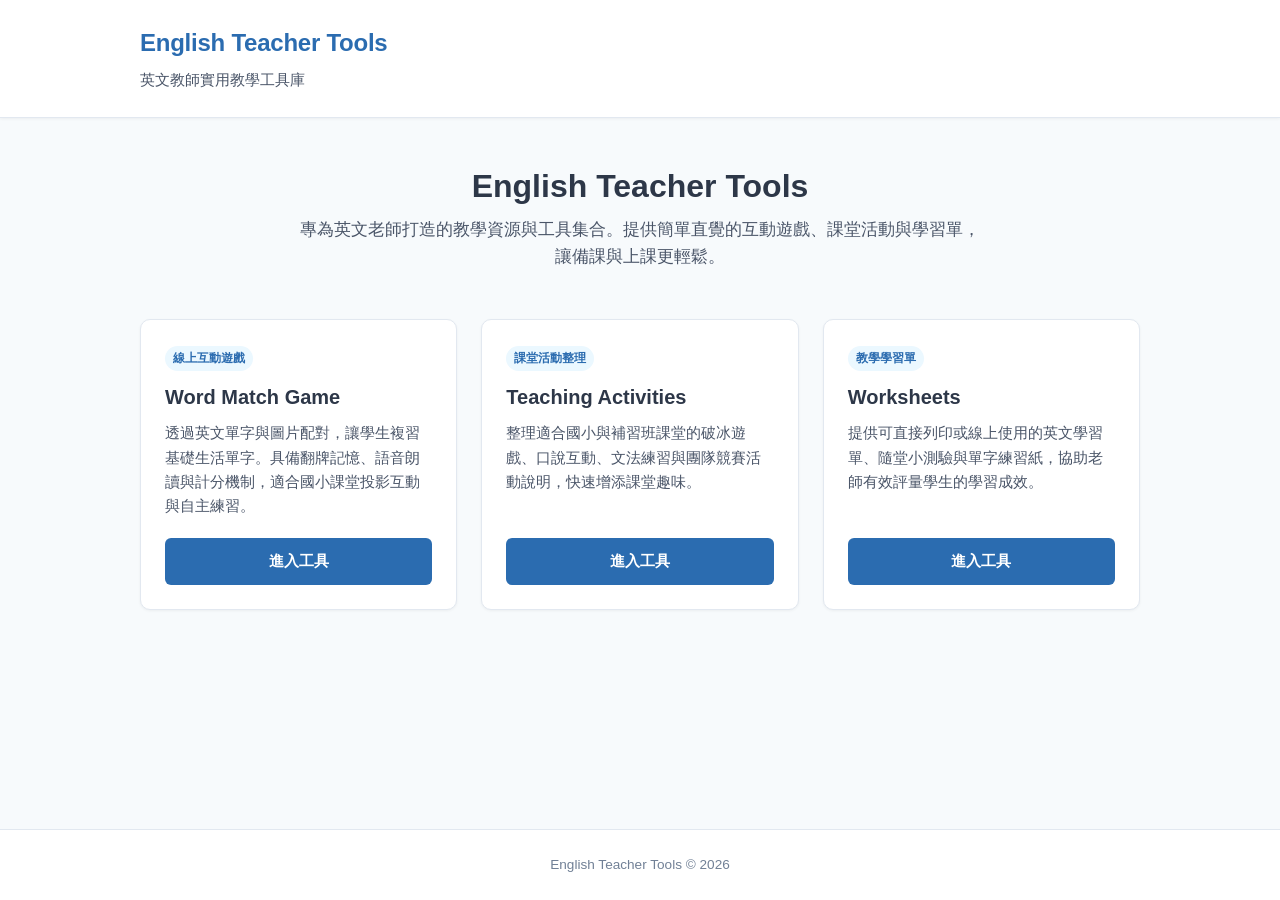
<file: index.html>
<!DOCTYPE html>
<html lang="zh-Hant">
<head>
  <meta charset="UTF-8">
  <meta name="viewport" content="width=device-width, initial-scale=1.0">
  <title>English Teacher Tools - 英文教師教學工具庫</title>
  <link rel="stylesheet" href="css/style.css">
</head>
<body>

  <!-- 網站頂部 Header -->
  <header class="site-header">
    <div class="container site-header-inner">
      <a href="index.html" class="site-logo">English Teacher Tools</a>
      <p class="site-subtitle">英文教師實用教學工具庫</p>
    </div>
  </header>

  <!-- 主要內容區 -->
  <main class="container main-content">

    <!-- 首頁標題與簡介 -->
    <section class="hero-section">
      <h1 class="hero-title">English Teacher Tools</h1>
      <p class="hero-description">
        專為英文老師打造的教學資源與工具集合。提供簡單直覺的互動遊戲、課堂活動與學習單，讓備課與上課更輕鬆。
      </p>
    </section>

    <!-- 工具卡片網格 -->
    <section class="tools-grid">

      <!-- 工具 1: English Word Match Game -->
      <article class="tool-card">
        <div class="tool-card-body">
          <span class="tool-card-badge">線上互動遊戲</span>
          <h2 class="tool-title">Word Match Game</h2>
          <p class="tool-description">
            透過英文單字與圖片配對，讓學生複習基礎生活單字。具備翻牌記憶、語音朗讀與計分機制，適合國小課堂投影互動與自主練習。
          </p>
        </div>
        <div class="tool-card-footer">
          <a href="pages/word-match-game.html" class="btn btn-primary">進入工具</a>
        </div>
      </article>

      <!-- 工具 2: Teaching Activities -->
      <article class="tool-card">
        <div class="tool-card-body">
          <span class="tool-card-badge">課堂活動整理</span>
          <h2 class="tool-title">Teaching Activities</h2>
          <p class="tool-description">
            整理適合國小與補習班課堂的破冰遊戲、口說互動、文法練習與團隊競賽活動說明，快速增添課堂趣味。
          </p>
        </div>
        <div class="tool-card-footer">
          <a href="pages/teaching-activities.html" class="btn btn-primary">進入工具</a>
        </div>
      </article>

      <!-- 工具 3: Worksheets -->
      <article class="tool-card">
        <div class="tool-card-body">
          <span class="tool-card-badge">教學學習單</span>
          <h2 class="tool-title">Worksheets</h2>
          <p class="tool-description">
            提供可直接列印或線上使用的英文學習單、隨堂小測驗與單字練習紙，協助老師有效評量學生的學習成效。
          </p>
        </div>
        <div class="tool-card-footer">
          <a href="pages/worksheets.html" class="btn btn-primary">進入工具</a>
        </div>
      </article>

    </section>

  </main>

  <!-- 網站頁尾 Footer -->
  <footer class="site-footer">
    <div class="container">
      <p>English Teacher Tools &copy; 2026</p>
    </div>
  </footer>

</body>
</html>
</file>
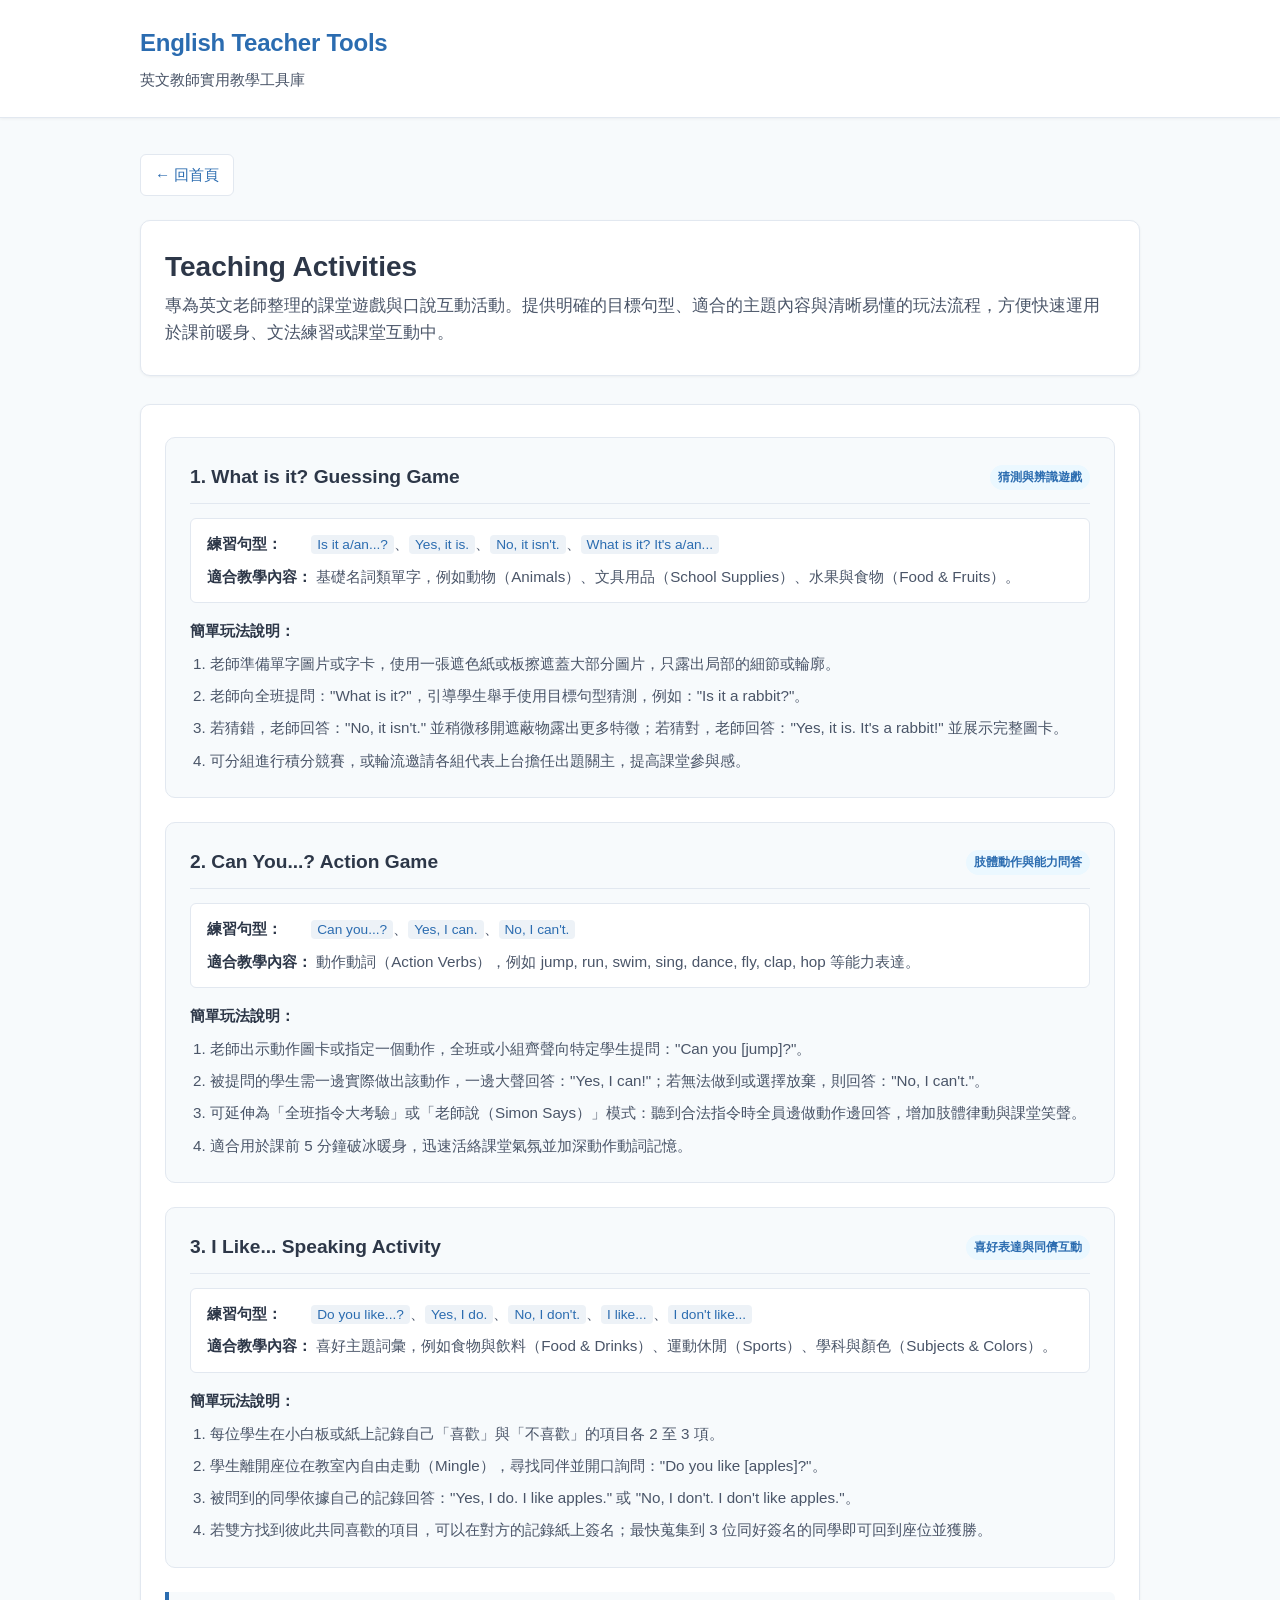
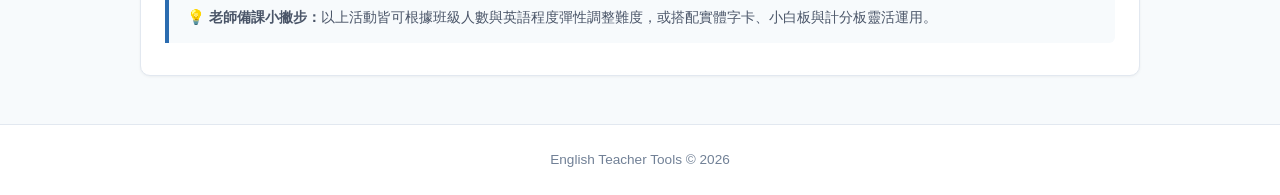
<file: pages/teaching-activities.html>
<!DOCTYPE html>
<html lang="zh-Hant">
<head>
  <meta charset="UTF-8">
  <meta name="viewport" content="width=device-width, initial-scale=1.0">
  <title>Teaching Activities - English Teacher Tools</title>
  <link rel="stylesheet" href="../css/style.css">
</head>
<body>

  <!-- 網站頂部 Header -->
  <header class="site-header">
    <div class="container site-header-inner">
      <a href="../index.html" class="site-logo">English Teacher Tools</a>
      <p class="site-subtitle">英文教師實用教學工具庫</p>
    </div>
  </header>

  <!-- 主要內容區 -->
  <main class="container main-content">
    
    <!-- 回首頁導覽 -->
    <nav class="breadcrumb">
      <a href="../index.html" class="back-button">&larr; 回首頁</a>
    </nav>

    <!-- 工具介紹區塊 -->
    <section class="tool-header">
      <h1 class="page-title">Teaching Activities</h1>
      <p class="tool-description">
        專為英文老師整理的課堂遊戲與口說互動活動。提供明確的目標句型、適合的主題內容與清晰易懂的玩法流程，方便快速運用於課前暖身、文法練習或課堂互動中。
      </p>
    </section>

    <!-- 工具內容區域 -->
    <section class="tool-workspace">
      
      <div class="activity-list">

        <!-- 活動 1: What is it? Guessing Game -->
        <article class="activity-card">
          <header class="activity-card-header">
            <h2 class="activity-card-title">1. What is it? Guessing Game</h2>
            <span class="activity-tag">猜測與辨識遊戲</span>
          </header>
          
          <div class="activity-meta">
            <div class="activity-meta-item">
              <strong>練習句型：</strong>
              <code>Is it a/an...?</code>、<code>Yes, it is.</code>、<code>No, it isn't.</code>、<code>What is it? It's a/an...</code>
            </div>
            <div class="activity-meta-item">
              <strong>適合教學內容：</strong>
              基礎名詞類單字，例如動物（Animals）、文具用品（School Supplies）、水果與食物（Food & Fruits）。
            </div>
          </div>

          <h3 class="activity-steps-title">簡單玩法說明：</h3>
          <ol class="activity-steps">
            <li>老師準備單字圖片或字卡，使用一張遮色紙或板擦遮蓋大部分圖片，只露出局部的細節或輪廓。</li>
            <li>老師向全班提問："What is it?"，引導學生舉手使用目標句型猜測，例如："Is it a rabbit?"。</li>
            <li>若猜錯，老師回答："No, it isn't." 並稍微移開遮蔽物露出更多特徵；若猜對，老師回答："Yes, it is. It's a rabbit!" 並展示完整圖卡。</li>
            <li>可分組進行積分競賽，或輪流邀請各組代表上台擔任出題關主，提高課堂參與感。</li>
          </ol>
        </article>

        <!-- 活動 2: Can You...? Action Game -->
        <article class="activity-card">
          <header class="activity-card-header">
            <h2 class="activity-card-title">2. Can You...? Action Game</h2>
            <span class="activity-tag">肢體動作與能力問答</span>
          </header>
          
          <div class="activity-meta">
            <div class="activity-meta-item">
              <strong>練習句型：</strong>
              <code>Can you...?</code>、<code>Yes, I can.</code>、<code>No, I can't.</code>
            </div>
            <div class="activity-meta-item">
              <strong>適合教學內容：</strong>
              動作動詞（Action Verbs），例如 jump, run, swim, sing, dance, fly, clap, hop 等能力表達。
            </div>
          </div>

          <h3 class="activity-steps-title">簡單玩法說明：</h3>
          <ol class="activity-steps">
            <li>老師出示動作圖卡或指定一個動作，全班或小組齊聲向特定學生提問："Can you [jump]?"。</li>
            <li>被提問的學生需一邊實際做出該動作，一邊大聲回答："Yes, I can!"；若無法做到或選擇放棄，則回答："No, I can't."。</li>
            <li>可延伸為「全班指令大考驗」或「老師說（Simon Says）」模式：聽到合法指令時全員邊做動作邊回答，增加肢體律動與課堂笑聲。</li>
            <li>適合用於課前 5 分鐘破冰暖身，迅速活絡課堂氣氛並加深動作動詞記憶。</li>
          </ol>
        </article>

        <!-- 活動 3: I Like... Speaking Activity -->
        <article class="activity-card">
          <header class="activity-card-header">
            <h2 class="activity-card-title">3. I Like... Speaking Activity</h2>
            <span class="activity-tag">喜好表達與同儕互動</span>
          </header>
          
          <div class="activity-meta">
            <div class="activity-meta-item">
              <strong>練習句型：</strong>
              <code>Do you like...?</code>、<code>Yes, I do.</code>、<code>No, I don't.</code>、<code>I like...</code>、<code>I don't like...</code>
            </div>
            <div class="activity-meta-item">
              <strong>適合教學內容：</strong>
              喜好主題詞彙，例如食物與飲料（Food & Drinks）、運動休閒（Sports）、學科與顏色（Subjects & Colors）。
            </div>
          </div>

          <h3 class="activity-steps-title">簡單玩法說明：</h3>
          <ol class="activity-steps">
            <li>每位學生在小白板或紙上記錄自己「喜歡」與「不喜歡」的項目各 2 至 3 項。</li>
            <li>學生離開座位在教室內自由走動（Mingle），尋找同伴並開口詢問："Do you like [apples]?"。</li>
            <li>被問到的同學依據自己的記錄回答："Yes, I do. I like apples." 或 "No, I don't. I don't like apples."。</li>
            <li>若雙方找到彼此共同喜歡的項目，可以在對方的記錄紙上簽名；最快蒐集到 3 位同好簽名的同學即可回到座位並獲勝。</li>
          </ol>
        </article>

      </div>

      <div class="note-box">
        💡 <strong>老師備課小撇步：</strong>以上活動皆可根據班級人數與英語程度彈性調整難度，或搭配實體字卡、小白板與計分板靈活運用。
      </div>

    </section>

  </main>

  <!-- 網站頁尾 Footer -->
  <footer class="site-footer">
    <div class="container">
      <p>English Teacher Tools &copy; 2026</p>
    </div>
  </footer>

</body>
</html>
</file>
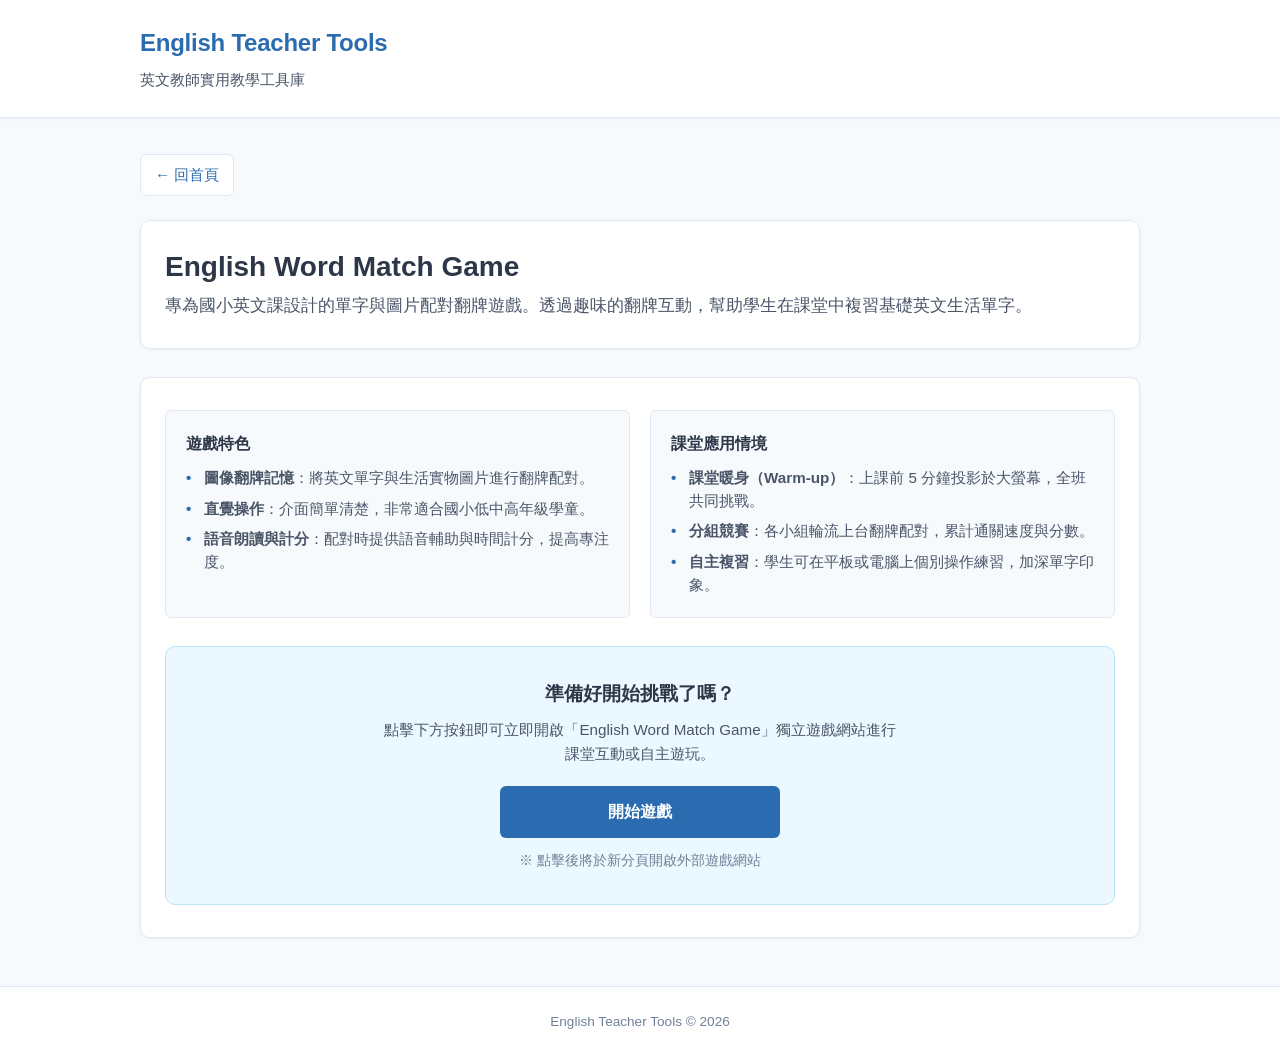
<file: pages/word-match-game.html>
<!DOCTYPE html>
<html lang="zh-Hant">
<head>
  <meta charset="UTF-8">
  <meta name="viewport" content="width=device-width, initial-scale=1.0">
  <title>English Word Match Game - English Teacher Tools</title>
  <link rel="stylesheet" href="../css/style.css">
</head>
<body>

  <!-- 網站頂部 Header -->
  <header class="site-header">
    <div class="container site-header-inner">
      <a href="../index.html" class="site-logo">English Teacher Tools</a>
      <p class="site-subtitle">英文教師實用教學工具庫</p>
    </div>
  </header>

  <!-- 主要內容區 -->
  <main class="container main-content">
    
    <!-- 回首頁導覽 -->
    <nav class="breadcrumb">
      <a href="../index.html" class="back-button">&larr; 回首頁</a>
    </nav>

    <!-- 工具介紹區塊 -->
    <section class="tool-header">
      <h1 class="page-title">English Word Match Game</h1>
      <p class="tool-description">
        專為國小英文課設計的單字與圖片配對翻牌遊戲。透過趣味的翻牌互動，幫助學生在課堂中複習基礎英文生活單字。
      </p>
    </section>

    <!-- 工具內容區域 -->
    <section class="tool-workspace">
      
      <!-- 遊戲資訊網格 -->
      <div class="tool-info-grid">
        <div class="tool-info-card">
          <h2 class="tool-info-title">遊戲特色</h2>
          <ul class="tool-info-list">
            <li><strong>圖像翻牌記憶</strong>：將英文單字與生活實物圖片進行翻牌配對。</li>
            <li><strong>直覺操作</strong>：介面簡單清楚，非常適合國小低中高年級學童。</li>
            <li><strong>語音朗讀與計分</strong>：配對時提供語音輔助與時間計分，提高專注度。</li>
          </ul>
        </div>

        <div class="tool-info-card">
          <h2 class="tool-info-title">課堂應用情境</h2>
          <ul class="tool-info-list">
            <li><strong>課堂暖身（Warm-up）</strong>：上課前 5 分鐘投影於大螢幕，全班共同挑戰。</li>
            <li><strong>分組競賽</strong>：各小組輪流上台翻牌配對，累計通關速度與分數。</li>
            <li><strong>自主複習</strong>：學生可在平板或電腦上個別操作練習，加深單字印象。</li>
          </ul>
        </div>
      </div>

      <!-- 立即開始按鈕區塊 -->
      <div class="tool-action-box">
        <h2 class="tool-action-title">準備好開始挑戰了嗎？</h2>
        <p class="tool-action-desc">
          點擊下方按鈕即可立即開啟「English Word Match Game」獨立遊戲網站進行課堂互動或自主遊玩。
        </p>
        <a href="https://0akleyyy.github.io/english-word-match-game/" target="_blank" rel="noopener noreferrer" class="btn btn-primary">開始遊戲</a>
        <p class="tool-action-note">※ 點擊後將於新分頁開啟外部遊戲網站</p>
      </div>

    </section>

  </main>

  <!-- 網站頁尾 Footer -->
  <footer class="site-footer">
    <div class="container">
      <p>English Teacher Tools &copy; 2026</p>
    </div>
  </footer>

</body>
</html>
</file>
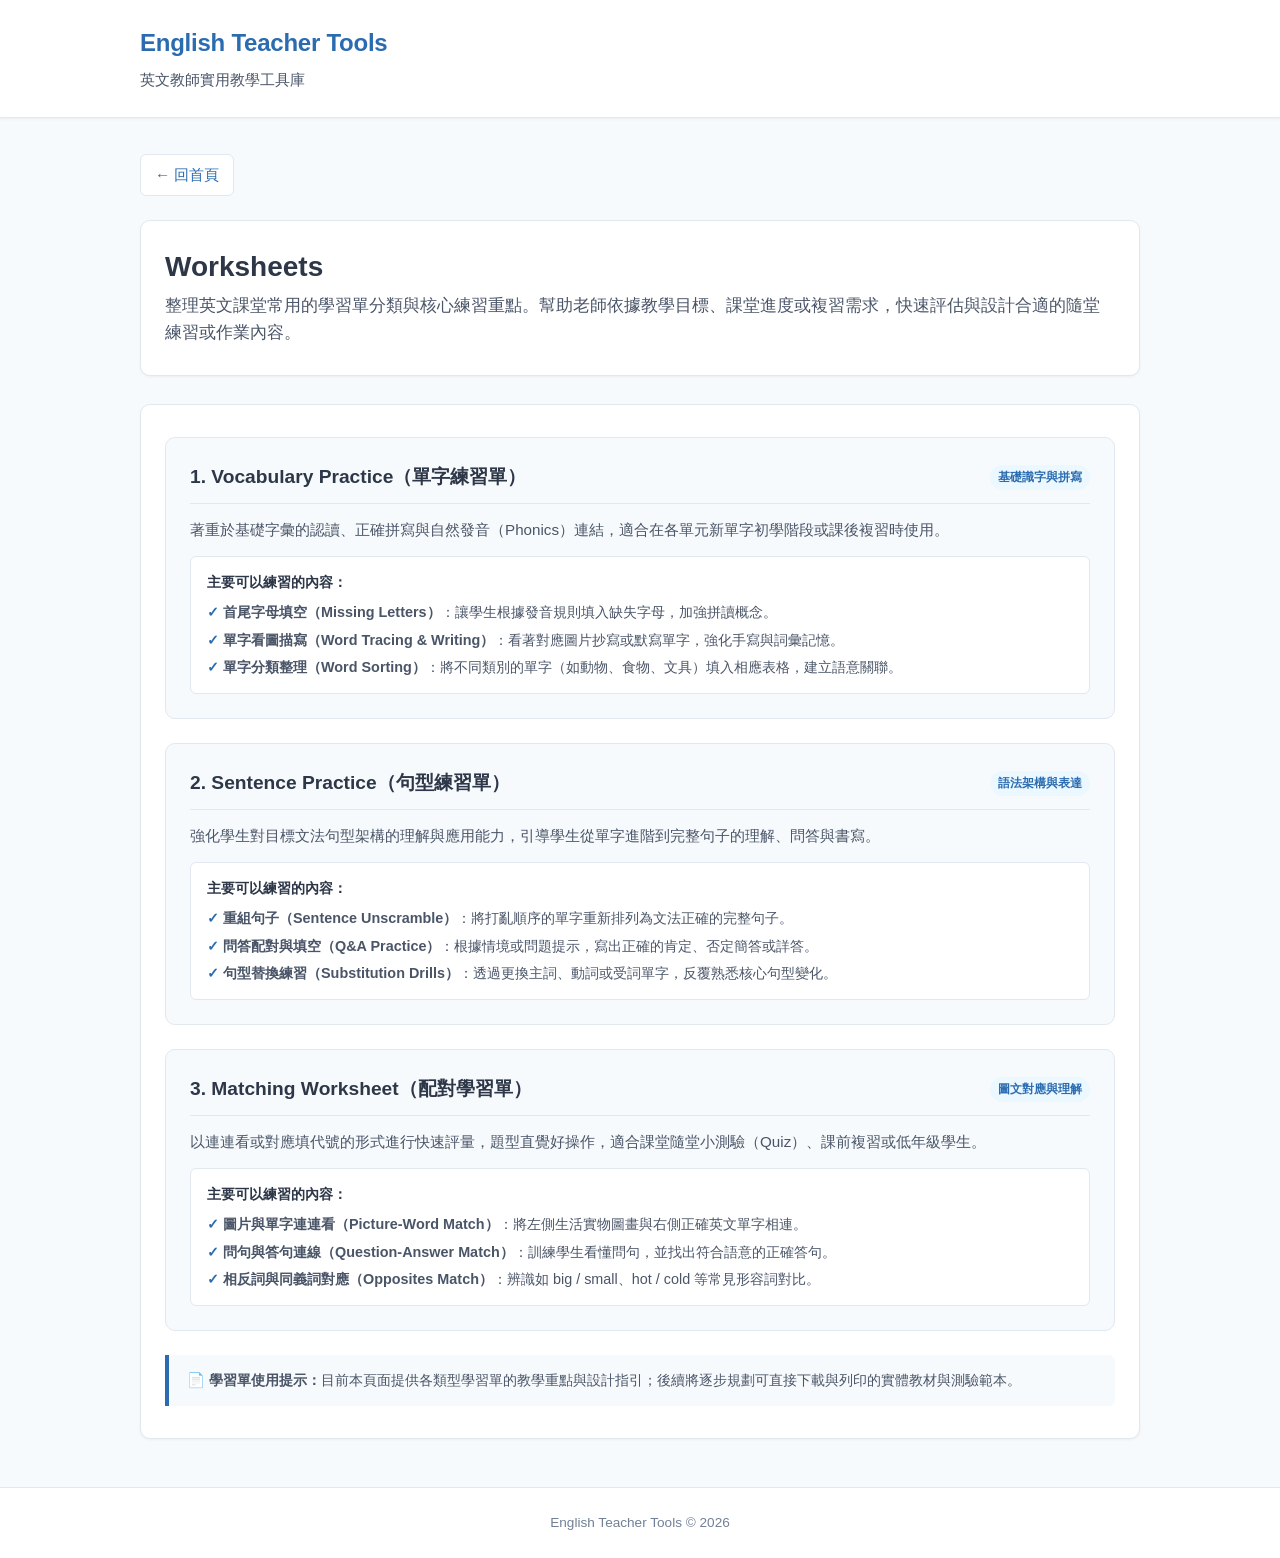
<file: pages/worksheets.html>
<!DOCTYPE html>
<html lang="zh-Hant">
<head>
  <meta charset="UTF-8">
  <meta name="viewport" content="width=device-width, initial-scale=1.0">
  <title>Worksheets - English Teacher Tools</title>
  <link rel="stylesheet" href="../css/style.css">
</head>
<body>

  <!-- 網站頂部 Header -->
  <header class="site-header">
    <div class="container site-header-inner">
      <a href="../index.html" class="site-logo">English Teacher Tools</a>
      <p class="site-subtitle">英文教師實用教學工具庫</p>
    </div>
  </header>

  <!-- 主要內容區 -->
  <main class="container main-content">
    
    <!-- 回首頁導覽 -->
    <nav class="breadcrumb">
      <a href="../index.html" class="back-button">&larr; 回首頁</a>
    </nav>

    <!-- 工具介紹區塊 -->
    <section class="tool-header">
      <h1 class="page-title">Worksheets</h1>
      <p class="tool-description">
        整理英文課堂常用的學習單分類與核心練習重點。幫助老師依據教學目標、課堂進度或複習需求，快速評估與設計合適的隨堂練習或作業內容。
      </p>
    </section>

    <!-- 工具內容區域 -->
    <section class="tool-workspace">
      
      <div class="resource-category-list">

        <!-- 分類 1: Vocabulary Practice -->
        <article class="resource-category-card">
          <header class="resource-category-header">
            <h2 class="resource-category-title">1. Vocabulary Practice（單字練習單）</h2>
            <span class="resource-tag">基礎識字與拼寫</span>
          </header>
          
          <p class="category-description">
            著重於基礎字彙的認讀、正確拼寫與自然發音（Phonics）連結，適合在各單元新單字初學階段或課後複習時使用。
          </p>

          <div class="category-focus-box">
            <h3 class="category-focus-title">主要可以練習的內容：</h3>
            <ul class="category-focus-list">
              <li><strong>首尾字母填空（Missing Letters）</strong>：讓學生根據發音規則填入缺失字母，加強拼讀概念。</li>
              <li><strong>單字看圖描寫（Word Tracing & Writing）</strong>：看著對應圖片抄寫或默寫單字，強化手寫與詞彙記憶。</li>
              <li><strong>單字分類整理（Word Sorting）</strong>：將不同類別的單字（如動物、食物、文具）填入相應表格，建立語意關聯。</li>
            </ul>
          </div>
        </article>

        <!-- 分類 2: Sentence Practice -->
        <article class="resource-category-card">
          <header class="resource-category-header">
            <h2 class="resource-category-title">2. Sentence Practice（句型練習單）</h2>
            <span class="resource-tag">語法架構與表達</span>
          </header>
          
          <p class="category-description">
            強化學生對目標文法句型架構的理解與應用能力，引導學生從單字進階到完整句子的理解、問答與書寫。
          </p>

          <div class="category-focus-box">
            <h3 class="category-focus-title">主要可以練習的內容：</h3>
            <ul class="category-focus-list">
              <li><strong>重組句子（Sentence Unscramble）</strong>：將打亂順序的單字重新排列為文法正確的完整句子。</li>
              <li><strong>問答配對與填空（Q&amp;A Practice）</strong>：根據情境或問題提示，寫出正確的肯定、否定簡答或詳答。</li>
              <li><strong>句型替換練習（Substitution Drills）</strong>：透過更換主詞、動詞或受詞單字，反覆熟悉核心句型變化。</li>
            </ul>
          </div>
        </article>

        <!-- 分類 3: Matching Worksheet -->
        <article class="resource-category-card">
          <header class="resource-category-header">
            <h2 class="resource-category-title">3. Matching Worksheet（配對學習單）</h2>
            <span class="resource-tag">圖文對應與理解</span>
          </header>
          
          <p class="category-description">
            以連連看或對應填代號的形式進行快速評量，題型直覺好操作，適合課堂隨堂小測驗（Quiz）、課前複習或低年級學生。
          </p>

          <div class="category-focus-box">
            <h3 class="category-focus-title">主要可以練習的內容：</h3>
            <ul class="category-focus-list">
              <li><strong>圖片與單字連連看（Picture-Word Match）</strong>：將左側生活實物圖畫與右側正確英文單字相連。</li>
              <li><strong>問句與答句連線（Question-Answer Match）</strong>：訓練學生看懂問句，並找出符合語意的正確答句。</li>
              <li><strong>相反詞與同義詞對應（Opposites Match）</strong>：辨識如 big / small、hot / cold 等常見形容詞對比。</li>
            </ul>
          </div>
        </article>

      </div>

      <div class="note-box">
        📄 <strong>學習單使用提示：</strong>目前本頁面提供各類型學習單的教學重點與設計指引；後續將逐步規劃可直接下載與列印的實體教材與測驗範本。
      </div>

    </section>

  </main>

  <!-- 網站頁尾 Footer -->
  <footer class="site-footer">
    <div class="container">
      <p>English Teacher Tools &copy; 2026</p>
    </div>
  </footer>

</body>
</html>
</file>
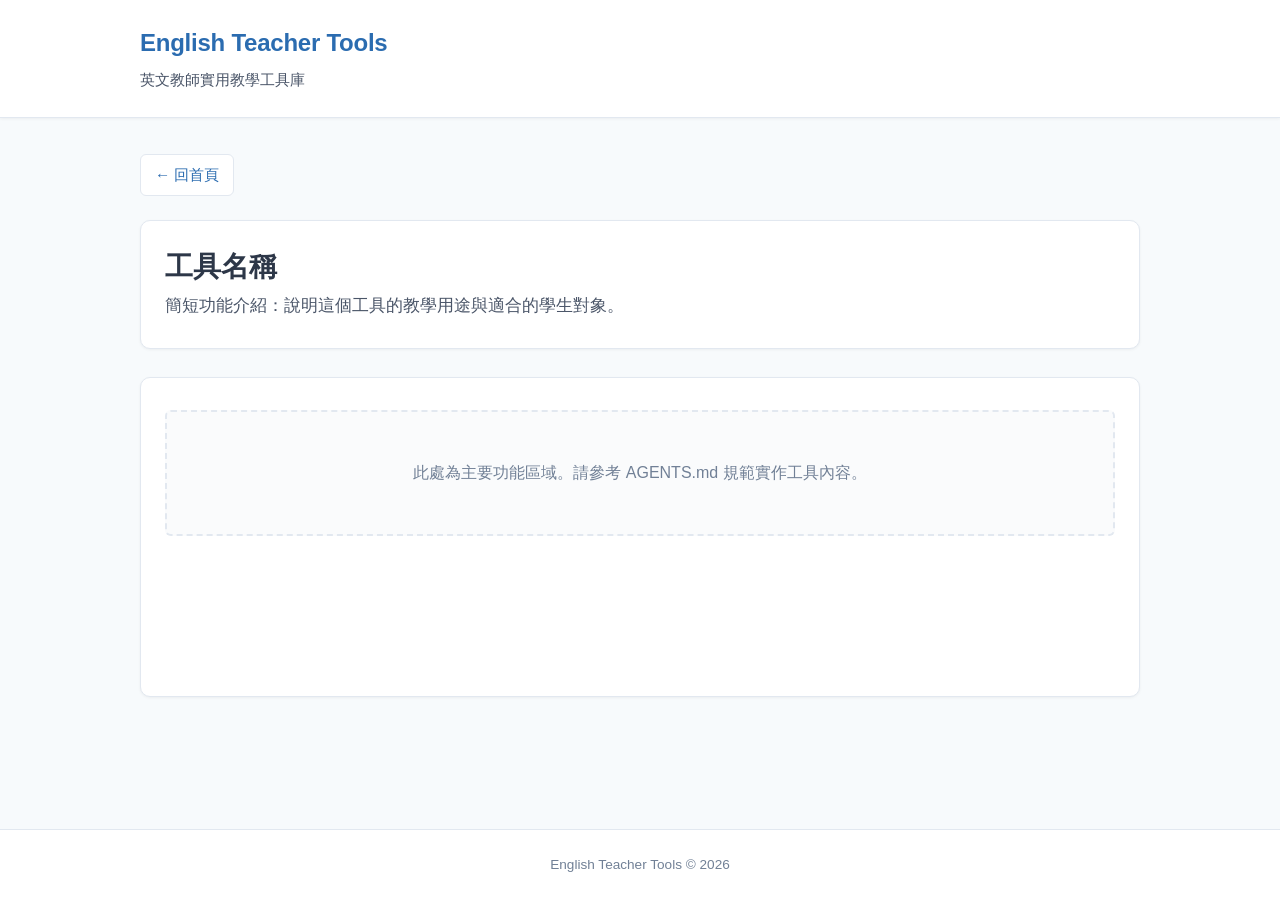
<file: templates/tool-page-template.html>
<!DOCTYPE html>
<html lang="zh-Hant">
<head>
  <meta charset="UTF-8">
  <meta name="viewport" content="width=device-width, initial-scale=1.0">
  <title>工具名稱 - English Teacher Tools</title>
  <link rel="stylesheet" href="../css/style.css">
</head>
<body>

  <!-- 網站頂部 Header -->
  <header class="site-header">
    <div class="container site-header-inner">
      <a href="../index.html" class="site-logo">English Teacher Tools</a>
      <p class="site-subtitle">英文教師實用教學工具庫</p>
    </div>
  </header>

  <!-- 主要內容區 -->
  <main class="container main-content">
    
    <!-- 回首頁導覽 -->
    <nav class="breadcrumb">
      <a href="../index.html" class="back-button">&larr; 回首頁</a>
    </nav>

    <!-- 工具介紹區塊 -->
    <section class="tool-header">
      <h1 class="page-title">工具名稱</h1>
      <p class="tool-description">簡短功能介紹：說明這個工具的教學用途與適合的學生對象。</p>
    </section>

    <!-- 工具主要操作功能區域 -->
    <section class="tool-workspace">
      <!-- 
        主要功能區域放這裡。
        依照各工具需求加入原生 HTML / CSS / JS，保持介面簡潔直覺。
      -->
      <div class="tool-placeholder">
        <p>此處為主要功能區域。請參考 AGENTS.md 規範實作工具內容。</p>
      </div>
    </section>

  </main>

  <!-- 網站頁尾 Footer -->
  <footer class="site-footer">
    <div class="container">
      <p>English Teacher Tools &copy; 2026</p>
    </div>
  </footer>

</body>
</html>
</file>
<file: css/style.css>
/* ==========================================================================
   English Teacher Tools - Shared Stylesheet (style.css)
   遵照 AGENTS.md 規範：全站共用樣式、簡潔乾淨、教育友善、完整響應式支援
   ========================================================================== */

/* --- 變數與基礎設定 --- */
:root {
  --primary-color: #2b6cb0;
  --primary-hover: #1a4971;
  --primary-light: #ebf8ff;
  --text-primary: #2d3748;
  --text-secondary: #4a5568;
  --text-muted: #718096;
  --bg-page: #f7fafc;
  --bg-card: #ffffff;
  --border-color: #e2e8f0;
  --border-focus: #3182ce;
  --shadow-sm: 0 1px 3px rgba(0, 0, 0, 0.05);
  --shadow-md: 0 4px 6px -1px rgba(0, 0, 0, 0.08), 0 2px 4px -1px rgba(0, 0, 0, 0.04);
  --shadow-hover: 0 10px 15px -3px rgba(0, 0, 0, 0.1), 0 4px 6px -2px rgba(0, 0, 0, 0.05);
  --radius-sm: 6px;
  --radius-md: 10px;
  --radius-lg: 14px;
  --font-family: -apple-system, BlinkMacSystemFont, "Segoe UI", Roboto, "Helvetica Neue", Arial, "Noto Sans TC", sans-serif;
  --transition-speed: 0.2s;
}

*,
*::before,
*::after {
  box-sizing: border-box;
  margin: 0;
  padding: 0;
}

body {
  font-family: var(--font-family);
  background-color: var(--bg-page);
  color: var(--text-primary);
  line-height: 1.6;
  min-height: 100vh;
  display: flex;
  flex-direction: column;
  -webkit-font-smoothing: antialiased;
}

/* --- 版面容器 --- */
.container {
  width: 100%;
  max-width: 1040px;
  margin-left: auto;
  margin-right: auto;
  padding-left: 20px;
  padding-right: 20px;
}

/* --- 網站頂部 Header --- */
.site-header {
  background-color: var(--bg-card);
  border-bottom: 1px solid var(--border-color);
  padding: 24px 0;
  box-shadow: var(--shadow-sm);
}

.site-header-inner {
  display: flex;
  flex-direction: column;
  gap: 6px;
}

.site-logo {
  font-size: 1.5rem;
  font-weight: 700;
  color: var(--primary-color);
  text-decoration: none;
  letter-spacing: -0.01em;
  display: inline-block;
  transition: color var(--transition-speed);
}

.site-logo:hover {
  color: var(--primary-hover);
}

.site-subtitle {
  font-size: 0.95rem;
  color: var(--text-secondary);
}

/* --- 主要內容區域 --- */
.main-content {
  flex: 1;
  padding-top: 36px;
  padding-bottom: 48px;
}

/* --- 導覽與回首頁 --- */
.breadcrumb {
  margin-bottom: 24px;
}

.back-button {
  display: inline-flex;
  align-items: center;
  gap: 8px;
  color: var(--primary-color);
  text-decoration: none;
  font-weight: 500;
  font-size: 0.95rem;
  padding: 8px 14px;
  border-radius: var(--radius-sm);
  background-color: #fff;
  border: 1px solid var(--border-color);
  transition: all var(--transition-speed);
}

.back-button:hover {
  color: var(--primary-hover);
  background-color: var(--primary-light);
  border-color: #cbd5e0;
}

/* --- 頁面標題區塊 --- */
.hero-section {
  text-align: center;
  margin-bottom: 40px;
  padding: 12px 0 8px;
}

.hero-title,
.page-title {
  font-size: 2rem;
  font-weight: 700;
  color: var(--text-primary);
  margin-bottom: 10px;
  line-height: 1.3;
}

.hero-description,
.page-description,
.tool-description {
  font-size: 1.05rem;
  color: var(--text-secondary);
  max-width: 680px;
  margin: 0 auto;
}

/* --- 工具頁專用頂部區塊 --- */
.tool-header {
  background-color: var(--bg-card);
  border: 1px solid var(--border-color);
  border-radius: var(--radius-md);
  padding: 28px 24px;
  margin-bottom: 28px;
  box-shadow: var(--shadow-sm);
}

.tool-header .page-title {
  font-size: 1.75rem;
  margin-bottom: 8px;
}

.tool-header .tool-description {
  margin: 0;
  max-width: none;
}

/* --- 工具卡片網格 (首頁) --- */
.tools-grid {
  display: grid;
  grid-template-columns: repeat(auto-fit, minmax(290px, 1fr));
  gap: 24px;
}

/* --- 工具卡片 (遵守 AGENTS.md 格式) --- */
.tool-card {
  background-color: var(--bg-card);
  border: 1px solid var(--border-color);
  border-radius: var(--radius-md);
  padding: 24px;
  display: flex;
  flex-direction: column;
  justify-content: space-between;
  box-shadow: var(--shadow-sm);
  transition: transform var(--transition-speed), box-shadow var(--transition-speed), border-color var(--transition-speed);
}

.tool-card:hover {
  transform: translateY(-3px);
  box-shadow: var(--shadow-hover);
  border-color: #cbd5e0;
}

.tool-card-body {
  margin-bottom: 20px;
}

.tool-card-badge {
  display: inline-block;
  font-size: 0.75rem;
  font-weight: 600;
  padding: 3px 8px;
  border-radius: 999px;
  margin-bottom: 12px;
  background-color: var(--primary-light);
  color: var(--primary-color);
}

.tool-card-badge.badge-soon {
  background-color: #edf2f7;
  color: var(--text-muted);
}

.tool-title {
  font-size: 1.25rem;
  font-weight: 600;
  color: var(--text-primary);
  margin-bottom: 10px;
  line-height: 1.4;
}

.tool-card .tool-description {
  font-size: 0.95rem;
  color: var(--text-secondary);
  line-height: 1.6;
}

.tool-card-footer {
  margin-top: auto;
}

/* --- 按鈕樣式 --- */
.btn {
  display: inline-flex;
  align-items: center;
  justify-content: center;
  width: 100%;
  padding: 10px 18px;
  font-size: 0.95rem;
  font-weight: 600;
  text-decoration: none;
  border-radius: var(--radius-sm);
  border: 1px solid transparent;
  cursor: pointer;
  transition: all var(--transition-speed);
  text-align: center;
}

.btn-primary {
  background-color: var(--primary-color);
  color: #ffffff;
}

.btn-primary:hover {
  background-color: var(--primary-hover);
}

.btn-secondary {
  background-color: #ffffff;
  color: var(--primary-color);
  border-color: var(--primary-color);
}

.btn-secondary:hover {
  background-color: var(--primary-light);
}

.btn-disabled {
  background-color: #edf2f7;
  color: var(--text-muted);
  border-color: #e2e8f0;
  cursor: default;
  pointer-events: none;
}

/* --- 工具內容操作區塊 (範本與內頁用) --- */
.tool-workspace {
  background-color: var(--bg-card);
  border: 1px solid var(--border-color);
  border-radius: var(--radius-md);
  padding: 32px 24px;
  box-shadow: var(--shadow-sm);
  min-height: 320px;
}

.tool-placeholder {
  text-align: center;
  padding: 48px 16px;
  color: var(--text-muted);
  background-color: #fafbfc;
  border: 2px dashed var(--border-color);
  border-radius: var(--radius-sm);
}

/* --- 工具介紹內頁專用區塊 (Tool Detail Section) --- */
.tool-intro-content {
  margin-bottom: 28px;
}

.tool-section-heading {
  font-size: 1.15rem;
  font-weight: 600;
  color: var(--text-primary);
  margin-bottom: 14px;
  padding-bottom: 8px;
  border-bottom: 1px solid var(--border-color);
}

.tool-info-grid {
  display: grid;
  grid-template-columns: repeat(auto-fit, minmax(260px, 1fr));
  gap: 20px;
  margin-bottom: 28px;
}

.tool-info-card {
  background-color: var(--bg-page);
  border: 1px solid var(--border-color);
  border-radius: var(--radius-sm);
  padding: 20px;
}

.tool-info-title {
  font-size: 1rem;
  font-weight: 600;
  color: var(--text-primary);
  margin-bottom: 10px;
}

.tool-info-list {
  list-style: none;
  padding-left: 0;
  margin: 0;
}

.tool-info-list li {
  font-size: 0.95rem;
  color: var(--text-secondary);
  margin-bottom: 8px;
  position: relative;
  padding-left: 18px;
  line-height: 1.5;
}

.tool-info-list li::before {
  content: "•";
  color: var(--primary-color);
  font-weight: bold;
  position: absolute;
  left: 0;
}

.tool-info-list li:last-child {
  margin-bottom: 0;
}

/* --- 工具外部連結呼叫區 (Action Box) --- */
.tool-action-box {
  text-align: center;
  padding: 32px 20px;
  background-color: var(--primary-light);
  border: 1px solid #bee3f8;
  border-radius: var(--radius-md);
  margin-top: 24px;
}

.tool-action-title {
  font-size: 1.2rem;
  font-weight: 600;
  color: var(--text-primary);
  margin-bottom: 8px;
}

.tool-action-desc {
  color: var(--text-secondary);
  font-size: 0.95rem;
  margin-bottom: 20px;
  max-width: 520px;
  margin-left: auto;
  margin-right: auto;
}

.tool-action-box .btn {
  max-width: 280px;
  margin: 0 auto;
  font-size: 1rem;
  padding: 12px 24px;
}

.tool-action-note {
  font-size: 0.85rem;
  color: var(--text-muted);
  margin-top: 12px;
}

/* --- 活動卡片與資源卡片 (Activity & Resource Cards) --- */
.activity-list,
.resource-category-list {
  display: flex;
  flex-direction: column;
  gap: 24px;
}

.activity-card,
.resource-category-card {
  background-color: var(--bg-page);
  border: 1px solid var(--border-color);
  border-radius: var(--radius-md);
  padding: 24px;
  transition: border-color var(--transition-speed), box-shadow var(--transition-speed);
}

.activity-card:hover,
.resource-category-card:hover {
  border-color: #cbd5e0;
  box-shadow: var(--shadow-sm);
}

.activity-card-header,
.resource-category-header {
  display: flex;
  align-items: center;
  justify-content: space-between;
  gap: 12px;
  margin-bottom: 14px;
  padding-bottom: 10px;
  border-bottom: 1px solid var(--border-color);
  flex-wrap: wrap;
}

.activity-card-title,
.resource-category-title {
  font-size: 1.2rem;
  font-weight: 600;
  color: var(--text-primary);
  display: flex;
  align-items: center;
  gap: 8px;
}

.activity-tag,
.resource-tag {
  display: inline-block;
  font-size: 0.75rem;
  font-weight: 600;
  padding: 3px 8px;
  border-radius: 999px;
  background-color: var(--primary-light);
  color: var(--primary-color);
}

.activity-meta {
  display: grid;
  grid-template-columns: 1fr;
  gap: 10px;
  margin-bottom: 16px;
  background-color: #ffffff;
  padding: 14px 16px;
  border-radius: var(--radius-sm);
  border: 1px solid var(--border-color);
}

.activity-meta-item {
  font-size: 0.95rem;
  color: var(--text-secondary);
  line-height: 1.5;
}

.activity-meta-item strong {
  color: var(--text-primary);
  display: inline-block;
  min-width: 100px;
}

.activity-meta-item code {
  background-color: #edf2f7;
  padding: 2px 6px;
  border-radius: 4px;
  font-size: 0.9em;
  color: var(--primary-color);
  font-family: inherit;
}

.activity-steps-title {
  font-size: 0.95rem;
  font-weight: 600;
  color: var(--text-primary);
  margin-bottom: 8px;
}

.activity-steps {
  padding-left: 20px;
  margin: 0;
}

.activity-steps li {
  font-size: 0.95rem;
  color: var(--text-secondary);
  margin-bottom: 8px;
  line-height: 1.6;
}

.activity-steps li:last-child {
  margin-bottom: 0;
}

/* --- 學習單分類卡片樣式 --- */
.category-description {
  font-size: 0.95rem;
  color: var(--text-secondary);
  line-height: 1.6;
  margin-bottom: 14px;
}

.category-focus-box {
  background-color: #ffffff;
  border: 1px solid var(--border-color);
  border-radius: var(--radius-sm);
  padding: 14px 16px;
}

.category-focus-title {
  font-size: 0.9rem;
  font-weight: 600;
  color: var(--text-primary);
  margin-bottom: 8px;
}

.category-focus-list {
  list-style: none;
  padding-left: 0;
  margin: 0;
}

.category-focus-list li {
  font-size: 0.9rem;
  color: var(--text-secondary);
  margin-bottom: 6px;
  position: relative;
  padding-left: 16px;
  line-height: 1.5;
}

.category-focus-list li::before {
  content: "✓";
  color: var(--primary-color);
  position: absolute;
  left: 0;
  font-weight: bold;
}

.category-focus-list li:last-child {
  margin-bottom: 0;
}

.note-box {
  background-color: #f7fafc;
  border-left: 4px solid var(--primary-color);
  padding: 14px 18px;
  border-radius: 0 var(--radius-sm) var(--radius-sm) 0;
  margin-top: 24px;
  font-size: 0.9rem;
  color: var(--text-secondary);
}

/* --- 網站頁尾 Footer --- */
.site-footer {
  background-color: var(--bg-card);
  border-top: 1px solid var(--border-color);
  padding: 24px 0;
  text-align: center;
  color: var(--text-muted);
  font-size: 0.85rem;
  margin-top: auto;
}

/* --- 響應式設計 (Responsive Design) --- */
@media (max-width: 768px) {
  .hero-title,
  .page-title {
    font-size: 1.75rem;
  }

  .hero-description,
  .page-description,
  .tool-description {
    font-size: 0.95rem;
  }

  .tools-grid {
    grid-template-columns: 1fr;
    gap: 18px;
  }

  .tool-card {
    padding: 20px;
  }

  .tool-workspace {
    padding: 20px 16px;
  }
}

@media (max-width: 480px) {
  .site-header {
    padding: 18px 0;
  }

  .site-logo {
    font-size: 1.3rem;
  }

  .hero-title {
    font-size: 1.5rem;
  }

  .main-content {
    padding-top: 24px;
    padding-bottom: 36px;
  }

  .btn {
    padding: 12px 16px; /* 增加小螢幕上的好點擊度 */
  }
}
</file>
